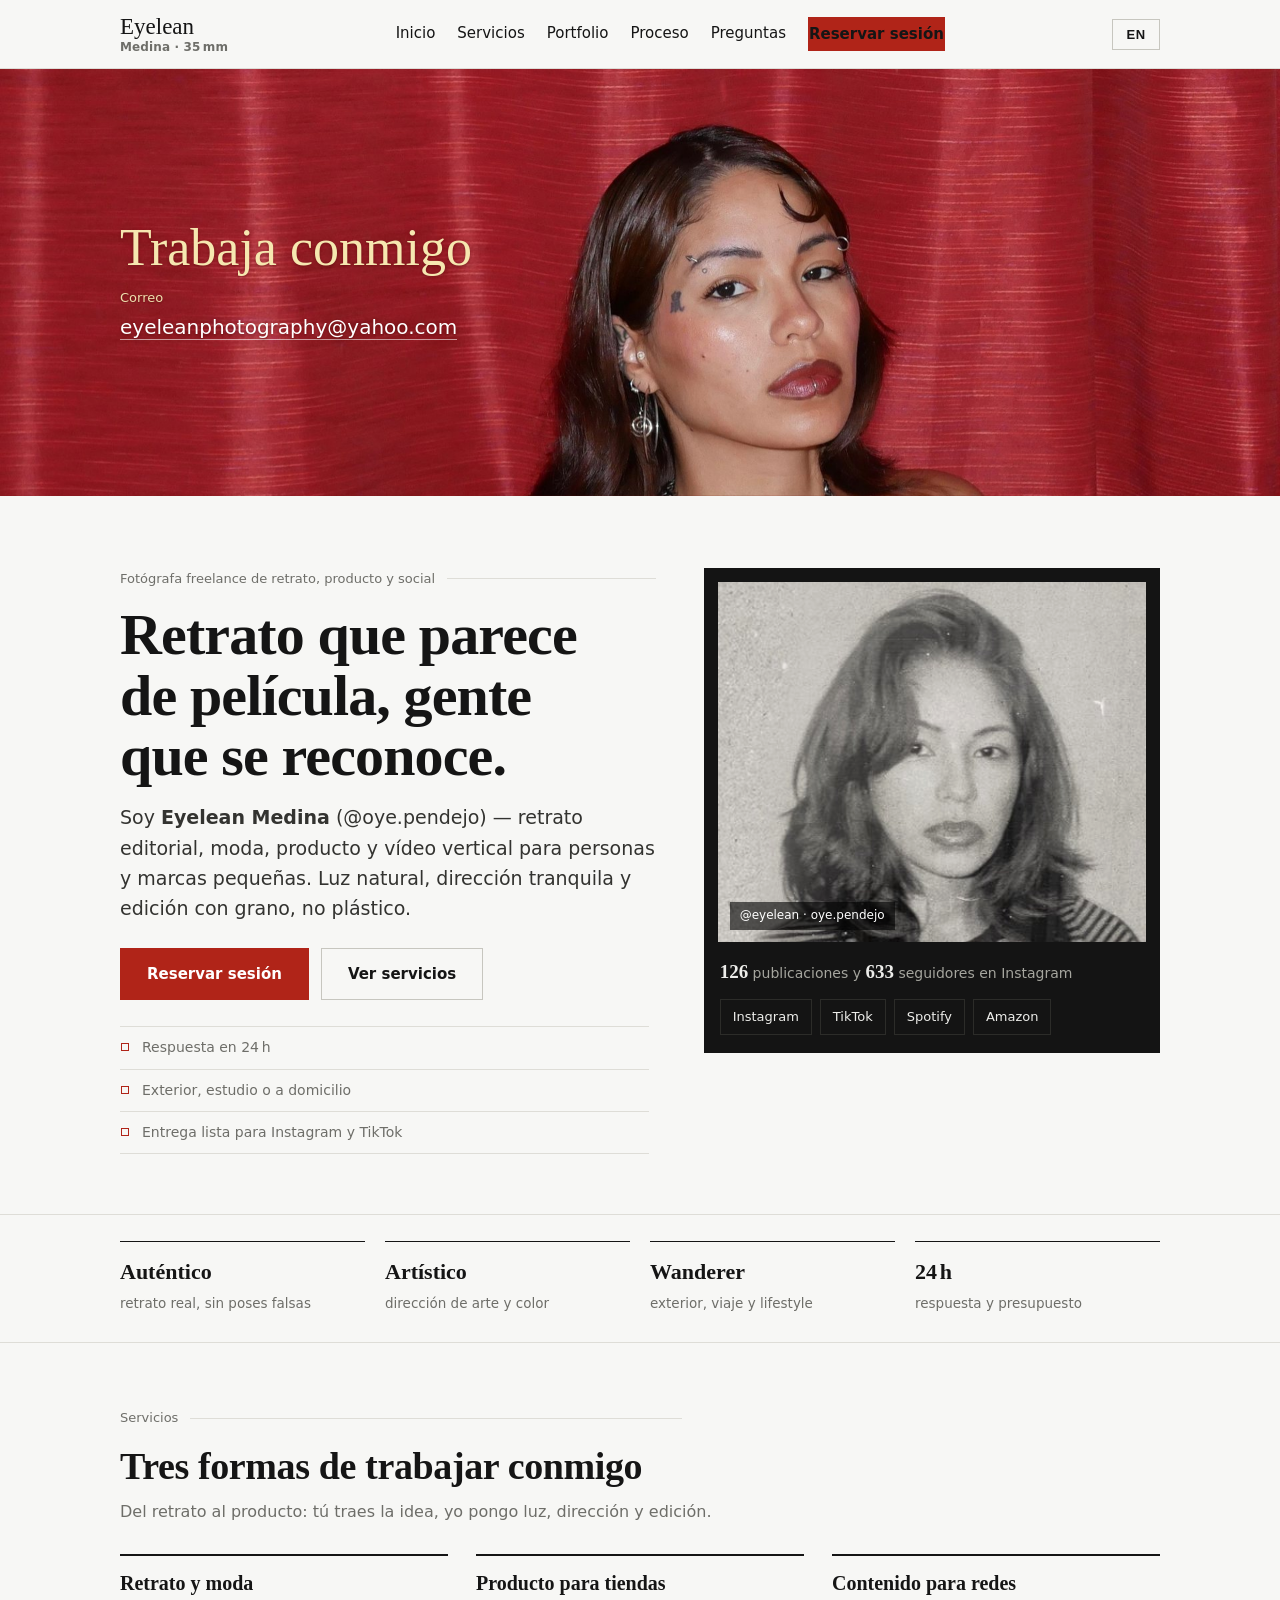
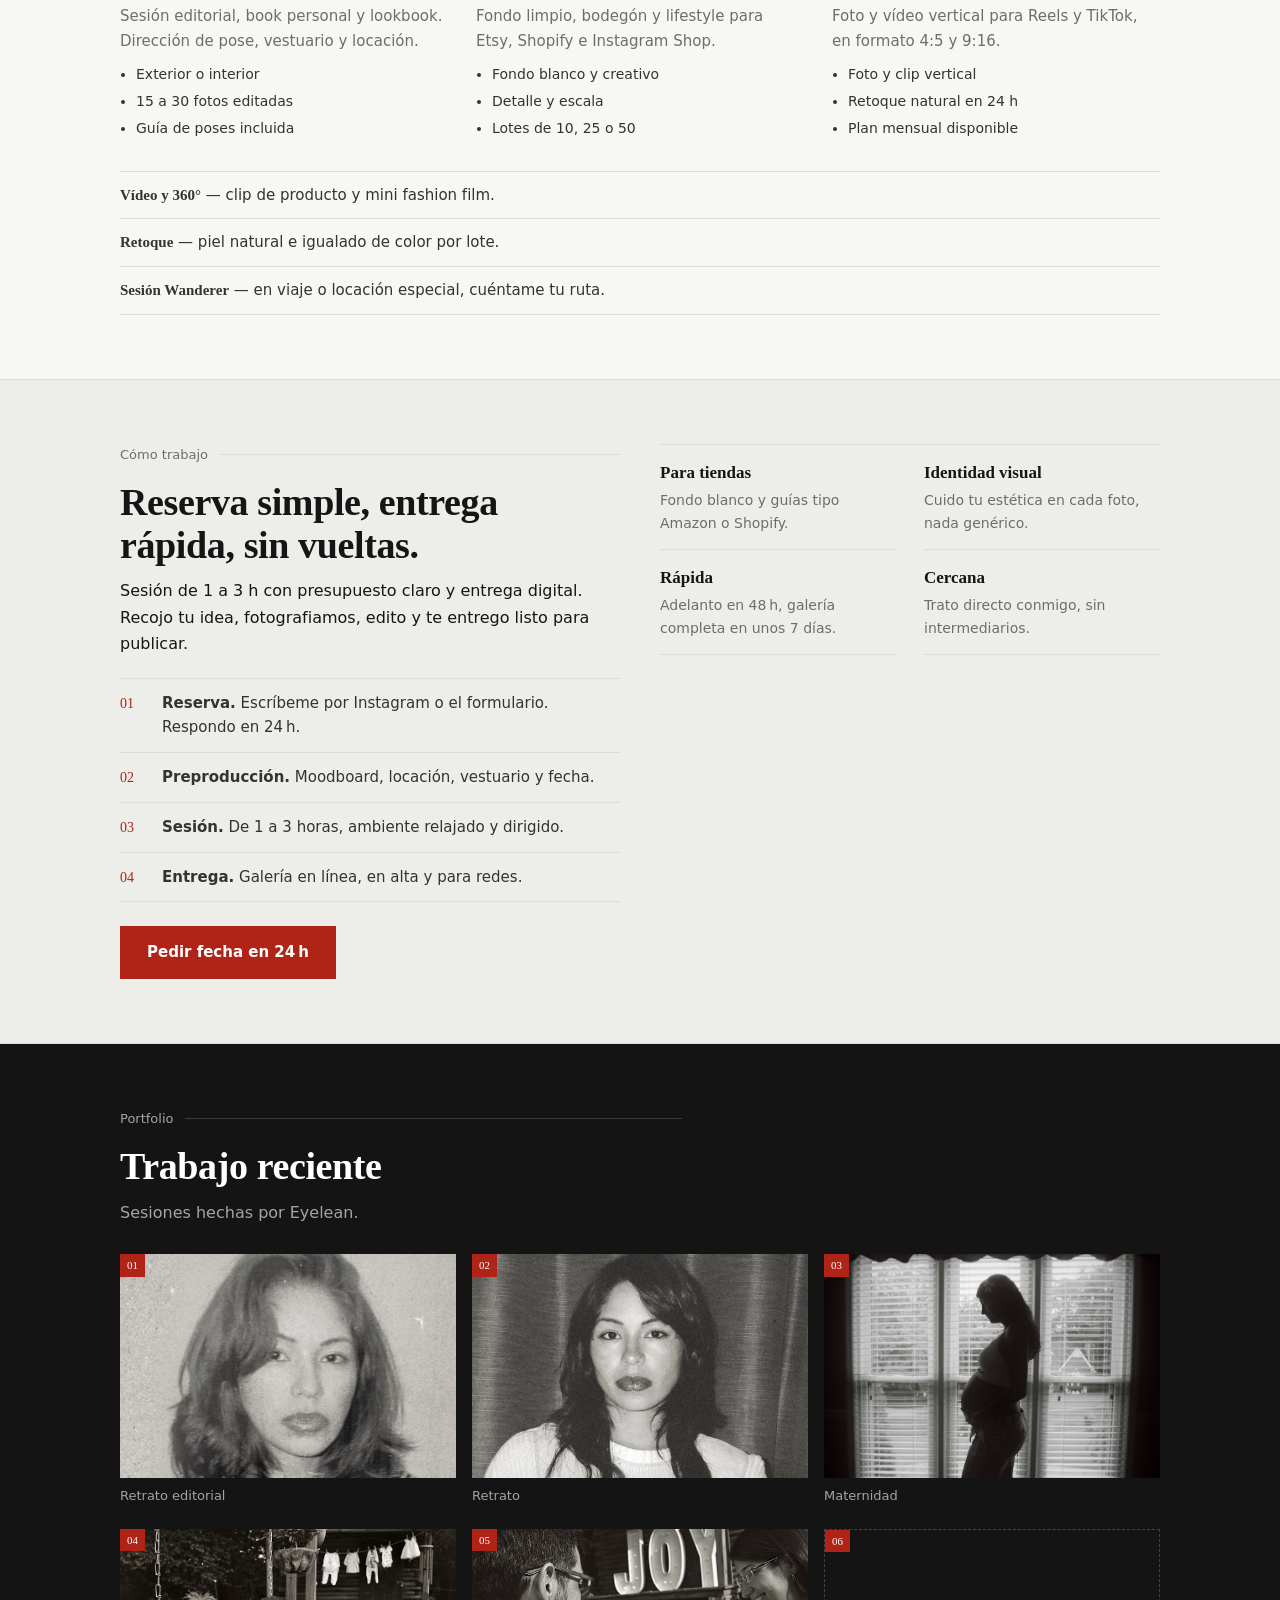
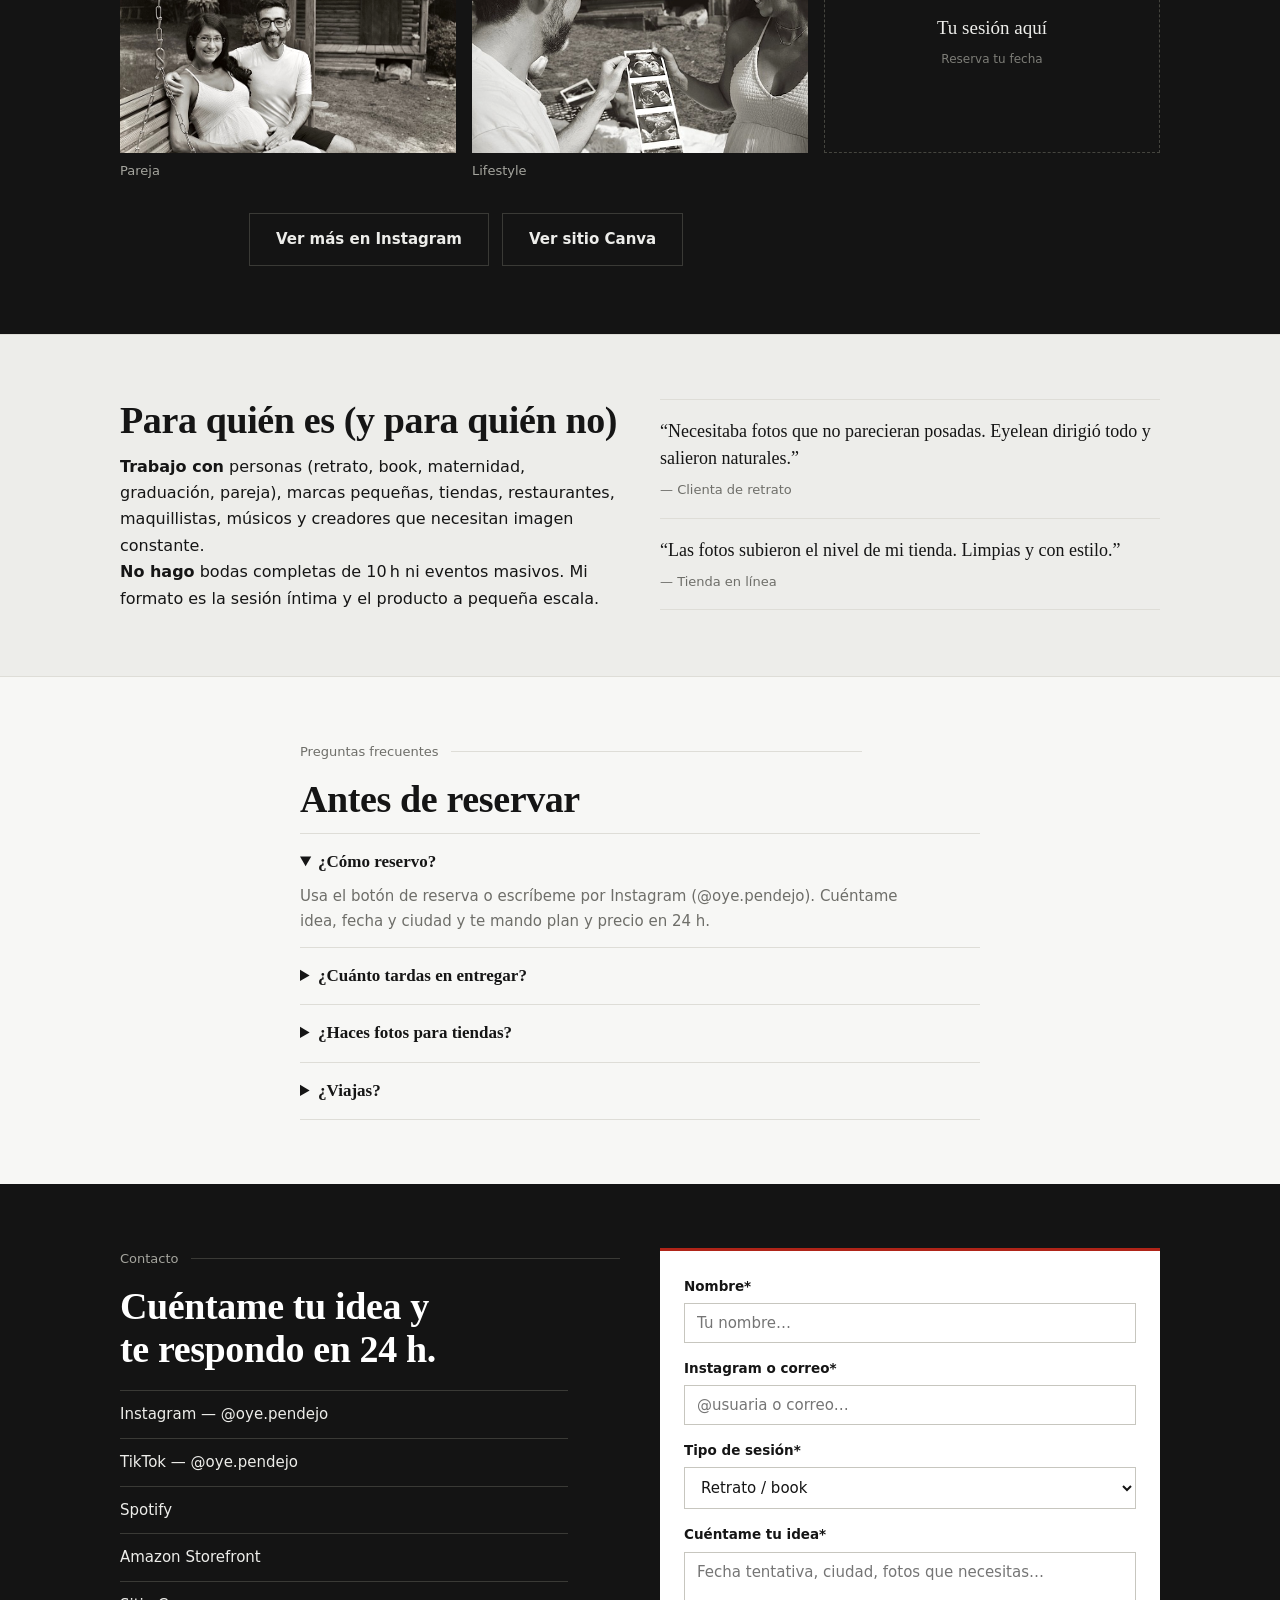
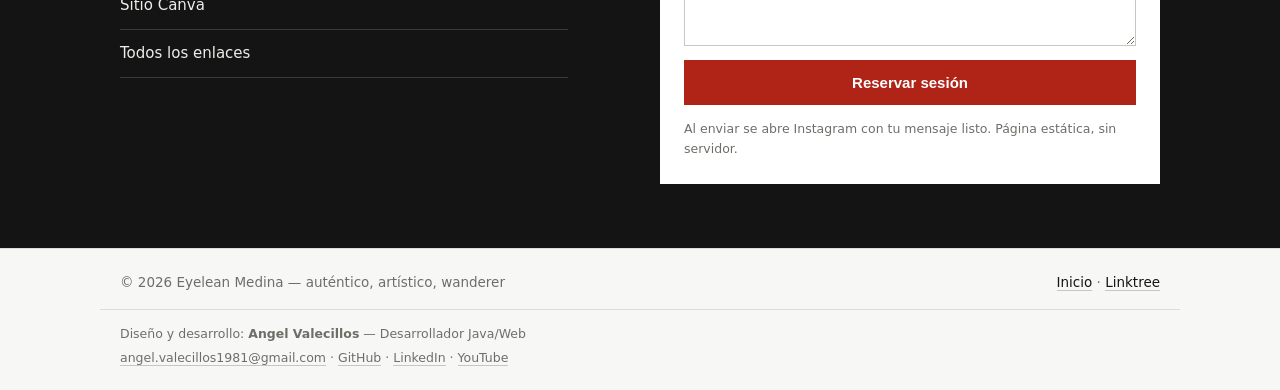
<file: index.html>
<!DOCTYPE html>
<html lang="es">
<head>
<meta charset="UTF-8">
<meta name="viewport" content="width=device-width, initial-scale=1.0">
<meta name="theme-color" content="#F7F7F5">
<title>Eyelean Medina — Retrato Auténtico en 35 mm</title>
<meta name="description" content="Eyelean Medina — retrato editorial, moda, producto y contenido para redes. Estética de película, entrega rápida y trato directo. Reserva tu sesión.">
<link rel="canonical" href="https://eyeleanphotography.com/">
<link rel="icon" href="img/favicon.svg" type="image/svg+xml">
<link rel="stylesheet" href="styles.css">
</head>
<body>
<a class="skip" href="#contenido" data-i18n="skip">Saltar al contenido</a>

<header class="topbar">
  <div class="wrap topbar-inner">
    <a class="brand" href="#inicio" translate="no">Eyelean<span>Medina · 35 mm</span></a>
    <nav class="nav" id="nav" data-i18n-aria="nav" aria-label="Navegación principal">
      <a href="#inicio" data-i18n="nav.home">Inicio</a>
      <a href="#servicios" data-i18n="nav.services">Servicios</a>
      <a href="#portfolio" data-i18n="nav.portfolio">Portfolio</a>
      <a href="#proceso" data-i18n="nav.process">Proceso</a>
      <a href="#faq" data-i18n="nav.faq">Preguntas</a>
      <a href="#contacto" class="btn btn-small" data-i18n="nav.book">Reservar sesión</a>
    </nav>
    <div class="top-actions">
      <button class="lang-btn" id="langBtn" type="button">EN</button>
      <button class="burger" id="burger" data-i18n-aria="burger" aria-label="Abrir menú" aria-expanded="false" aria-controls="nav">☰</button>
    </div>
  </div>
</header>

<main id="contenido">
<span id="inicio"></span>

  <!-- Banner superior: foto real de Eyelean (cortina roja), recortada 3:1 en img/banner.jpg -->
  <div class="banner">
    <div class="banner-media">
      <img src="img/banner.jpg" data-i18n-alt="ban.alt" alt="Eyelean Medina frente a una cortina roja, con blusa blanca de encaje" width="1920" height="640" fetchpriority="high">
    </div>
    <div class="banner-copy">
      <p class="banner-title" data-i18n="ban.title">Trabaja conmigo</p>
      <p class="banner-label" data-i18n="ban.label">Correo</p>
      <p class="banner-mail"><a href="mailto:eyeleanphotography@yahoo.com" translate="no">eyeleanphotography@yahoo.com</a></p>
    </div>
  </div>

  <section class="hero">
    <div class="wrap hero-grid">
      <div>
        <p class="kicker" data-i18n="hero.kicker">Fotógrafa freelance de retrato, producto y social</p>
        <h1 data-i18n="hero.title">Retrato que parece de película, gente que se reconoce.</h1>
        <p class="lead" data-i18n-html="hero.lead">Soy <strong>Eyelean Medina</strong> <span translate="no">(@oye.pendejo)</span> — retrato editorial, moda, producto y vídeo vertical para personas y marcas pequeñas. Luz natural, dirección tranquila y edición con grano, no plástico.</p>
        <div class="cta-row">
          <a class="btn" href="#contacto" data-i18n="hero.cta1">Reservar sesión</a>
          <a class="btn btn-ghost" href="#servicios" data-i18n="hero.cta2">Ver servicios</a>
        </div>
        <ul class="hero-meta">
          <li data-i18n="hero.m1">Respuesta en 24 h</li>
          <li data-i18n="hero.m2">Exterior, estudio o a domicilio</li>
          <li data-i18n="hero.m3">Entrega lista para Instagram y TikTok</li>
        </ul>
      </div>
      <div class="hero-card">
        <div class="hero-photo">
          <img src="img/eyelean-avatar.jpg" data-i18n-alt="hero.alt" alt="Eyelean Medina, autorretrato en blanco y negro con grano de película" width="800" height="800" fetchpriority="high">
          <span class="hero-tag" translate="no">@eyelean · oye.pendejo</span>
        </div>
        <div class="hero-card-body">
          <p class="figures" data-i18n-html="hero.figures"><strong>126</strong> publicaciones y <strong>633</strong> seguidores en Instagram</p>
          <div class="social-row">
            <a href="https://instagram.com/oye.pendejo" target="_blank" rel="noopener">Instagram</a>
            <a href="https://www.tiktok.com/@oye.pendejo" target="_blank" rel="noopener">TikTok</a>
            <a href="https://open.spotify.com/user/1243885157" target="_blank" rel="noopener">Spotify</a>
            <a href="https://www.amazon.com/shop/influencer-4cadc289" target="_blank" rel="noopener">Amazon</a>
          </div>
        </div>
      </div>
    </div>
  </section>

  <section class="stats" data-i18n-aria="stats" aria-label="Sellos de la casa">
    <div class="wrap stats-grid">
      <div><strong data-i18n="stats.1t">Auténtico</strong><span data-i18n="stats.1s">retrato real, sin poses falsas</span></div>
      <div><strong data-i18n="stats.2t">Artístico</strong><span data-i18n="stats.2s">dirección de arte y color</span></div>
      <div><strong>Wanderer</strong><span data-i18n="stats.3s">exterior, viaje y lifestyle</span></div>
      <div><strong>24 h</strong><span data-i18n="stats.4s">respuesta y presupuesto</span></div>
    </div>
  </section>

  <section id="servicios" class="section">
    <div class="wrap">
      <p class="kicker" data-i18n="svc.kicker">Servicios</p>
      <h2 data-i18n="svc.title">Tres formas de trabajar conmigo</h2>
      <p class="sub" data-i18n="svc.sub">Del retrato al producto: tú traes la idea, yo pongo luz, dirección y edición.</p>
      <!-- Los servicios los pinta contenido.js (editables desde /panel) -->
      <div class="cards3" id="listaServicios"></div>
      <ul class="extras" id="listaExtras"></ul>
    </div>
  </section>

  <section id="proceso" class="section grain">
    <div class="wrap grid2">
      <div>
        <p class="kicker" data-i18n="proc.kicker">Cómo trabajo</p>
        <h2 data-i18n="proc.title">Reserva simple, entrega rápida, sin vueltas.</h2>
        <p data-i18n="proc.sub">Sesión de 1 a 3 h con presupuesto claro y entrega digital. Recojo tu idea, fotografiamos, edito y te entrego listo para publicar.</p>
        <ol class="steps">
          <li data-i18n-html="proc.s1"><strong>Reserva.</strong> Escríbeme por Instagram o el formulario. Respondo en 24 h.</li>
          <li data-i18n-html="proc.s2"><strong>Preproducción.</strong> Moodboard, locación, vestuario y fecha.</li>
          <li data-i18n-html="proc.s3"><strong>Sesión.</strong> De 1 a 3 horas, ambiente relajado y dirigido.</li>
          <li data-i18n-html="proc.s4"><strong>Entrega.</strong> Galería en línea, en alta y para redes.</li>
        </ol>
        <a class="btn" href="#contacto" data-i18n="proc.btn">Pedir fecha en 24 h</a>
      </div>
      <div class="feat-grid">
        <div><strong data-i18n="proc.f1t">Para tiendas</strong><p data-i18n="proc.f1p">Fondo blanco y guías tipo Amazon o Shopify.</p></div>
        <div><strong data-i18n="proc.f2t">Identidad visual</strong><p data-i18n="proc.f2p">Cuido tu estética en cada foto, nada genérico.</p></div>
        <div><strong data-i18n="proc.f3t">Rápida</strong><p data-i18n="proc.f3p">Adelanto en 48 h, galería completa en unos 7 días.</p></div>
        <div><strong data-i18n="proc.f4t">Cercana</strong><p data-i18n="proc.f4p">Trato directo conmigo, sin intermediarios.</p></div>
      </div>
    </div>
  </section>

  <section id="portfolio" class="section dark">
    <div class="wrap">
      <p class="kicker">Portfolio</p>
      <h2 data-i18n="port.title">Trabajo reciente</h2>
      <p class="sub" data-i18n-html="port.sub">Sesiones de Eyelean tomadas de su sitio Canva y Linktree.</p>
      <!-- La hoja de contactos la pinta contenido.js (editables desde /panel) -->
      <div class="sheet" id="hojaContactos"></div>
      <p class="center"><a class="btn btn-ghost" href="https://instagram.com/oye.pendejo" target="_blank" rel="noopener" data-i18n="port.b1">Ver más en Instagram</a>
      <a class="btn btn-ghost" href="https://eyelean.my.canva.site" target="_blank" rel="noopener" data-i18n="port.b2">Ver sitio Canva</a></p>
    </div>
  </section>

  <section class="section grain">
    <div class="wrap grid2">
      <div>
        <h2 data-i18n="who.title">Para quién es (y para quién no)</h2>
        <p data-i18n-html="who.p1"><strong>Trabajo con</strong> personas (retrato, book, graduación, pareja), marcas pequeñas, tiendas, restaurantes, maquillistas, músicos y creadores que necesitan imagen constante.</p>
        <p data-i18n-html="who.p2"><strong>No hago</strong> bodas completas de 10 h ni eventos masivos. Mi formato es la sesión íntima y el producto a pequeña escala.</p>
      </div>
      <div class="quotes">
        <blockquote data-i18n-html="who.q1">“Necesitaba fotos que no parecieran posadas. Eyelean dirigió todo y salieron naturales.”<cite> — Clienta de retrato</cite></blockquote>
        <blockquote data-i18n-html="who.q2">“Las fotos subieron el nivel de mi tienda. Limpias y con estilo.”<cite> — Tienda en línea</cite></blockquote>
      </div>
    </div>
  </section>

  <section id="faq" class="section">
    <div class="wrap narrow">
      <p class="kicker" data-i18n="faq.kicker">Preguntas frecuentes</p>
      <h2 data-i18n="faq.title">Antes de reservar</h2>
      <!-- Las preguntas las pinta contenido.js (editables desde /panel) -->
      <div id="listaFaq"></div>
    </div>
  </section>

  <section id="contacto" class="section dark">
    <div class="wrap grid2">
      <div>
        <p class="kicker light" data-i18n="ct.kicker">Contacto</p>
        <h2 data-i18n="ct.title">Cuéntame tu idea y te respondo en 24 h.</h2>
        <ul class="links">
          <li><a href="https://instagram.com/oye.pendejo" target="_blank" rel="noopener">Instagram — <span translate="no">@oye.pendejo</span></a></li>
          <li><a href="https://www.tiktok.com/@oye.pendejo" target="_blank" rel="noopener">TikTok — <span translate="no">@oye.pendejo</span></a></li>
          <li><a href="https://open.spotify.com/user/1243885157" target="_blank" rel="noopener">Spotify</a></li>
          <li><a href="https://www.amazon.com/shop/influencer-4cadc289" target="_blank" rel="noopener">Amazon Storefront</a></li>
          <li><a href="https://eyelean.my.canva.site" target="_blank" rel="noopener" data-i18n="ct.canva">Sitio Canva</a></li>
          <li><a href="https://linktr.ee/eyeleanmedina" target="_blank" rel="noopener" data-i18n="ct.all">Todos los enlaces</a></li>
        </ul>
      </div>
      <form class="form" id="bookForm">
        <label><span data-i18n="ct.name">Nombre*</span><input name="nombre" required autocomplete="name" data-i18n-ph="ct.namePh" placeholder="Tu nombre…"></label>
        <label><span data-i18n="ct.contact">Instagram o correo*</span><input name="contacto" required autocomplete="off" spellcheck="false" data-i18n-ph="ct.contactPh" placeholder="@usuaria o correo…"></label>
        <label><span data-i18n="ct.type">Tipo de sesión*</span>
          <select name="tipo">
            <option data-i18n="ct.o1">Retrato / book</option>
            <option data-i18n="ct.o2">Moda / editorial</option>
            <option data-i18n="ct.o3">Producto para tienda</option>
            <option data-i18n="ct.o4">Contenido para redes (mensual)</option>
            <option data-i18n="ct.o5">Wanderer / exterior</option>
          </select>
        </label>
        <label><span data-i18n="ct.idea">Cuéntame tu idea*</span><textarea name="mensaje" required rows="4" autocomplete="off" data-i18n-ph="ct.ideaPh" placeholder="Fecha tentativa, ciudad, fotos que necesitas…"></textarea></label>
        <button class="btn" type="submit" data-i18n="ct.submit">Reservar sesión</button>
        <p class="hint" id="formMsg" aria-live="polite" data-i18n="ct.hint">Al enviar se abre Instagram con tu mensaje listo. Página estática, sin servidor.</p>
      </form>
    </div>
  </section>

</main>

<footer>
  <div class="wrap foot">
    <span data-i18n="foot.line">© 2026 Eyelean Medina — auténtico, artístico, wanderer</span>
    <span><a href="#inicio" data-i18n="foot.home">Inicio</a> · <a href="https://linktr.ee/eyeleanmedina" target="_blank" rel="noopener">Linktree</a></span>
  </div>
  <!-- Crédito y contacto del autor (skill about-contacto). Los datos no se traducen. -->
  <div class="wrap pie-contacto">
    <p>Diseño y desarrollo: <strong>Angel Valecillos</strong> — Desarrollador Java/Web</p>
    <p>
      <a href="mailto:angel.valecillos1981@gmail.com">angel.valecillos1981@gmail.com</a> ·
      <a href="https://github.com/angelvalecillos" target="_blank" rel="noopener">GitHub</a> ·
      <a href="https://www.linkedin.com/in/angel-eduardo-valecillos-ab4b5b57" target="_blank" rel="noopener">LinkedIn</a> ·
      <a href="https://www.youtube.com/@iCantStayStill" target="_blank" rel="noopener">YouTube</a>
    </p>
  </div>
</footer>

<script src="contenido.js"></script>
<script src="script.js"></script>
</body>
</html>
</file>
<file: styles.css>
/* Eyelean Medina — 2ª pasada (skill frontend-design).
   Dirección: copia de autor en blanco y negro. Papel neutro (no crema cálida),
   reglas de pelo, tipografía de libro, un solo rojo de cuarto oscuro para
   interactivo. Elemento memorable: la hoja de contactos del portfolio.
   Sin dependencias; funciona con file:// */
*{box-sizing:border-box;margin:0;padding:0}
:root{
  --paper:#F7F7F5;--paper-2:#EDEDEA;
  --ink:#151515;--ink-2:#333330;--mut:#6E6E69;
  --line:#DEDDD7;--line-strong:#C7C6BF;
  --acc:#B02418;--acc-ink:#8A1B12;--acc-dark:#E08C81;
  --dark:#141414;--dark-2:#2C2C29;
  --on-dark:#EDEDEA;--on-dark-mut:#A5A59E;
  color-scheme:light;
}
html{scroll-behavior:smooth;-webkit-tap-highlight-color:rgba(176,36,24,.2)}
body{font-family:"Segoe UI",system-ui,-apple-system,Arial,Helvetica,sans-serif;font-size:16px;line-height:1.65;color:var(--ink);background:var(--paper);overflow-x:hidden}
h1,h2,h3,.brand,.quotetext,.stats-grid strong,.feat-grid strong,.extras strong,.fn{font-family:Constantia,"Palatino Linotype","Book Antiqua",Georgia,serif}
h1{font-size:clamp(36px,5.4vw,58px);line-height:1.04;letter-spacing:-.015em;margin-bottom:16px;text-wrap:balance}
h2{font-size:clamp(26px,3.3vw,38px);line-height:1.12;letter-spacing:-.01em;margin-bottom:12px;text-wrap:balance}
h3{font-size:20px;line-height:1.3}
p{max-width:68ch}
section{scroll-margin-top:80px}
.wrap{max-width:1080px;margin:0 auto;padding:0 20px}
.skip{position:absolute;left:-999px;top:0;background:var(--ink);color:#fff;padding:10px 18px;z-index:50}
.skip:focus{left:8px;top:8px}

/* Header */
.topbar{position:sticky;top:0;background:rgba(247,247,245,.95);border-bottom:1px solid var(--line);z-index:10}
.topbar-inner{display:flex;align-items:center;justify-content:space-between;min-height:68px;gap:16px}
.brand{font-size:23px;text-decoration:none;color:var(--ink);line-height:1}
.brand span{display:block;font-family:"Segoe UI",system-ui,sans-serif;font-size:12px;font-weight:600;letter-spacing:.01em;color:var(--mut);margin-top:3px}
.nav{display:flex;gap:22px;align-items:center}
.nav a{text-decoration:none;color:var(--ink);font-size:15px;padding:4px 0;border-bottom:1px solid transparent}
.nav a:hover{border-bottom-color:var(--ink)}
.nav a.btn,.nav a.btn:hover{border-bottom:0}
.top-actions{display:flex;align-items:center;gap:8px}
.lang-btn{border:1px solid var(--line-strong);background:transparent;color:var(--ink);padding:7px 13px;font-size:13px;font-weight:700;letter-spacing:.06em;cursor:pointer;touch-action:manipulation}
.lang-btn:hover{border-color:var(--ink);background:var(--ink);color:var(--paper)}
.burger{display:none;border:1px solid var(--line-strong);background:transparent;color:var(--ink);padding:6px 12px;font-size:18px;line-height:1;cursor:pointer;touch-action:manipulation}

/* Botones: geometría impresa, sin píldoras */
.btn{display:inline-block;background:var(--acc);color:#fff;padding:13px 26px;font-weight:600;font-size:15px;text-decoration:none;border:1px solid var(--acc);touch-action:manipulation}
.btn:hover{background:var(--acc-ink);border-color:var(--acc-ink)}
.btn-ghost{background:transparent;color:var(--ink);border-color:var(--line-strong)}
.btn-ghost:hover{background:var(--ink);border-color:var(--ink);color:var(--paper)}
.btn-small{padding:8px 16px;font-size:14px}
a:focus-visible,button:focus-visible,input:focus-visible,select:focus-visible,textarea:focus-visible,summary:focus-visible{outline:2px solid var(--acc);outline-offset:2px}

/* Banner superior: "Trabaja conmigo" — foto real sobre cortina roja.
   Zoom lento de asentamiento al entrar (se desactiva con reduced-motion). */
.banner{position:relative;background:#7C1A13;color:#F6E7B0;overflow:hidden}
.banner-media{overflow:hidden}
.banner-media img{display:block;width:100%;height:clamp(300px,33.34vw,760px);object-fit:cover;object-position:55% 40%;
  animation:banner-zoom 14s cubic-bezier(.16,.84,.3,1) forwards}
@keyframes banner-zoom{from{transform:scale(1.09)}to{transform:scale(1)}}
.banner-copy{position:absolute;top:0;bottom:0;left:50%;transform:translateX(-50%);width:100%;max-width:1080px;padding:0 20px;
  display:flex;flex-direction:column;justify-content:center}
.banner-title{max-width:none;margin:0;font-family:Constantia,"Palatino Linotype","Book Antiqua",Georgia,serif;
  font-size:clamp(30px,4.2vw,52px);line-height:1.05;text-shadow:0 1px 3px rgba(70,8,4,.45)}
.banner-label{max-width:none;margin:12px 0 2px;font-size:13px;color:#EFDFAE;text-shadow:0 1px 2px rgba(70,8,4,.5)}
.banner-mail{max-width:none;margin:0;font-size:clamp(16px,1.6vw,20px)}
.banner-mail a{color:#fff;text-decoration:none;border-bottom:1px solid rgba(255,255,255,.55);text-shadow:0 1px 3px rgba(70,8,4,.5)}
.banner-mail a:hover{border-bottom-color:#fff}

/* Hero */
.hero{padding:72px 0 60px;border-bottom:1px solid var(--line)}
.hero-grid{display:grid;grid-template-columns:1.08fr .92fr;gap:48px;align-items:start}
/* Rótulo de sección como regla impresa, no barra de color */
.kicker{display:flex;align-items:center;gap:12px;font-size:13px;color:var(--mut);margin-bottom:16px}
.kicker::after{content:"";flex:1;height:1px;background:var(--line)}
.lead{font-size:19px;line-height:1.6;color:var(--ink-2);margin-bottom:24px;max-width:54ch}
.cta-row{display:flex;gap:12px;flex-wrap:wrap;margin-bottom:26px}
/* Ficha técnica: filas con reglas y marcas de registro */
.hero-meta{list-style:none;border-top:1px solid var(--line);max-width:52ch}
.hero-meta li{position:relative;padding:9px 0 9px 22px;border-bottom:1px solid var(--line);font-size:14px;color:var(--mut)}
.hero-meta li::before{content:"";position:absolute;left:1px;top:16px;width:6px;height:6px;border:1px solid var(--acc)}
/* Foto en marco de copia: negro de galería */
.hero-card{background:var(--dark);padding:14px}
.hero-photo{position:relative;background:#000}
.hero-photo img{width:100%;height:360px;object-fit:cover;display:block;filter:contrast(1.06)}
.hero-tag{position:absolute;bottom:12px;left:12px;background:rgba(0,0,0,.6);color:#fff;font-size:12px;padding:4px 10px}
.hero-card-body{color:var(--on-dark);padding:14px 2px 4px}
.figures{font-variant-numeric:tabular-nums;font-size:14px;color:var(--on-dark-mut);max-width:none}
.figures strong{font-family:Constantia,Georgia,serif;font-size:19px;color:var(--on-dark)}
.social-row{display:flex;gap:8px;flex-wrap:wrap;margin-top:12px}
.social-row a{font-size:13px;color:var(--on-dark);border:1px solid var(--dark-2);padding:6px 12px;text-decoration:none}
.social-row a:hover{border-color:var(--on-dark)}

/* Sellos con reglas, sin cajas */
.stats{border-bottom:1px solid var(--line)}
.stats-grid{display:grid;grid-template-columns:repeat(4,1fr);gap:20px;padding:26px 20px}
.stats-grid>div{border-top:1px solid var(--ink);padding-top:12px}
.stats-grid strong{display:block;font-size:22px}
.stats-grid span{color:var(--mut);font-size:13.5px}

/* Secciones */
.section{padding:64px 0}
.grain{background:var(--paper-2);border-top:1px solid var(--line);border-bottom:1px solid var(--line)}
.sub{color:var(--mut);margin-bottom:28px;max-width:60ch}
.grid2{display:grid;grid-template-columns:1fr 1fr;gap:40px}

/* Servicios: columnas editoriales, sin tarjetas ni bloques decorativos */
.cards3{display:grid;grid-template-columns:repeat(3,1fr);gap:28px;margin-bottom:26px}
.card{border-top:2px solid var(--ink);padding-top:14px}
.card h3{margin:0 0 8px}
/* Precio (editable desde el panel): si está vacío, no ocupa ni deja hueco */
.card .precio{margin:0 0 8px;font-size:14px;font-weight:600;color:var(--acc)}
.card .precio:empty{display:none}

/* Una foto sin título aún (recién subida) no deja hueco en blanco */
.frame figcaption:empty{display:none}
.card p{color:var(--mut);font-size:15px;margin-bottom:10px;overflow-wrap:break-word}
.card ul{margin-left:16px;color:var(--ink-2);font-size:14px}
.card ul li{margin-bottom:4px}
.extras{list-style:none;border-top:1px solid var(--line)}
.extras li{border-bottom:1px solid var(--line);padding:11px 0;color:var(--ink-2);font-size:15px}
.extras strong{font-weight:700}

/* Proceso: la secuencia sí justifica numerar */
.steps{list-style:none;counter-reset:s;margin:20px 0 24px;border-top:1px solid var(--line)}
.steps li{counter-increment:s;position:relative;padding:12px 0 12px 42px;border-bottom:1px solid var(--line);font-size:15px;color:var(--ink-2)}
.steps li::before{content:counter(s,decimal-leading-zero);position:absolute;left:0;top:13px;font-family:Constantia,Georgia,serif;font-size:14px;color:var(--acc)}
.feat-grid{display:grid;grid-template-columns:1fr 1fr;gap:0 28px;border-top:1px solid var(--line);align-content:start}
.feat-grid div{border-bottom:1px solid var(--line);padding:14px 0}
.feat-grid strong{display:block;font-size:17px;margin-bottom:2px}
.feat-grid p{color:var(--mut);font-size:14px;overflow-wrap:break-word}

/* Portfolio = hoja de contactos (elemento memorable) */
.sheet{display:grid;grid-template-columns:repeat(3,1fr);gap:22px 16px;margin-bottom:28px;align-items:start}
.frame{position:relative;display:block;text-decoration:none;color:inherit}
.frame img{width:100%;height:auto;aspect-ratio:3/2;object-fit:cover;display:block;background:#000;filter:contrast(1.06)}
.frame .fn{position:absolute;top:0;left:0;z-index:2;background:var(--acc);color:#fff;font-size:11px;padding:2px 7px}
.frame figcaption{font-size:13px;color:var(--on-dark-mut);padding:7px 0 0}
.frame-empty{aspect-ratio:3/2;display:flex;flex-direction:column;align-items:center;justify-content:center;gap:6px;border:1px dashed #45453F;text-align:center;background:transparent}
.frame-empty .empty-txt{font-family:Constantia,Georgia,serif;font-size:19px;color:var(--on-dark);padding:0 12px}
.frame-empty .empty-sub{font-size:12px;color:#7D7D77}
.frame-empty:hover{border-color:var(--acc)}
.frame-empty:hover .empty-txt{color:var(--acc-dark)}
.frame-empty:hover .empty-sub{color:var(--on-dark-mut)}

.center{text-align:center}
.center .btn{margin:4px}
.narrow{max-width:720px}

/* Preguntas: acordeón de reglas de pelo, sin cajas */
details{border-bottom:1px solid var(--line);padding:14px 0}
details:first-of-type{border-top:1px solid var(--line)}
summary{font-family:Constantia,Georgia,serif;font-size:17px;font-weight:700;cursor:pointer}
details p{color:var(--mut);font-size:15px;margin-top:8px;max-width:66ch}

/* Contacto */
.dark{background:var(--dark);color:var(--on-dark)}
.dark h2{color:#fff}
.dark .kicker{color:var(--on-dark-mut)}
.dark .kicker::after{background:#3A3A36}
.dark .sub{color:var(--on-dark-mut)}
.dark .btn-ghost{color:var(--on-dark);border-color:#3A3A36}
.dark .btn-ghost:hover{background:var(--on-dark);border-color:var(--on-dark);color:var(--dark)}
.links{list-style:none;margin-top:20px;border-top:1px solid #3A3A36;max-width:44ch}
.links li{border-bottom:1px solid #3A3A36}
.links a{display:block;padding:11px 0;color:var(--on-dark);font-size:15px;text-decoration:none}
.links a:hover{color:var(--acc-dark)}
.form{background:#fff;color:var(--ink);padding:24px;display:flex;flex-direction:column;gap:14px;border-top:3px solid var(--acc)}
.form label{display:flex;flex-direction:column;gap:6px;font-size:13.5px;font-weight:600}
.form input,.form select,.form textarea{padding:10px 12px;border:1px solid var(--line-strong);border-radius:0;font-size:15px;font-family:inherit;background-color:#fff;color:var(--ink);min-width:0}
.hint{font-size:12.5px;color:var(--mut);max-width:none}

/* Citas: tipografía de libro sobre reglas */
.quotes{border-top:1px solid var(--line)}
.quotes blockquote{border-bottom:1px solid var(--line);padding:18px 0;font-family:Constantia,Georgia,serif;font-size:18px;line-height:1.5;overflow-wrap:break-word;max-width:none}
.quotes cite{display:block;font-family:"Segoe UI",system-ui,sans-serif;font-style:normal;font-size:13px;color:var(--mut);margin-top:8px}

footer{border-top:1px solid var(--line);padding:22px 0;color:var(--mut);font-size:13.5px}
.foot{display:flex;justify-content:space-between;gap:12px;flex-wrap:wrap}
.foot a{color:var(--ink);text-decoration:none;border-bottom:1px solid var(--line-strong)}
.foot a:hover{border-bottom-color:var(--ink)}
/* Crédito y contacto del autor (skill about-contacto) */
.pie-contacto{margin-top:16px;padding-top:14px;border-top:1px solid var(--line);font-size:12.5px;line-height:1.6;color:var(--mut)}
.pie-contacto p{margin:0 0 4px;max-width:none}
.pie-contacto p:last-child{margin-bottom:0}
.pie-contacto a{color:var(--mut);text-decoration:none;border-bottom:1px solid var(--line-strong)}
.pie-contacto a:hover{color:var(--ink);border-bottom-color:var(--ink)}

::selection{background:var(--acc);color:#fff}

@media(max-width:700px){
  /* En móvil el banner se apila: foto arriba, texto sobre el rojo macizo */
  .banner{display:flex;flex-direction:column}
  .banner-media img{height:auto;aspect-ratio:1/1;object-position:62% 24%}
  .banner-copy{position:static;transform:none;width:auto;max-width:none;padding:20px 20px 24px}
  .banner-label{margin-top:6px}
}
@media(max-width:900px){
  .hero{padding:52px 0 44px}
  .hero-grid,.grid2{grid-template-columns:1fr;gap:32px}
  .cards3{grid-template-columns:1fr;gap:0}
  .card{border-top:1px solid var(--line);padding:16px 0}
  .card:first-child{border-top:2px solid var(--ink)}
  .stats-grid{grid-template-columns:1fr 1fr}
  .sheet{grid-template-columns:1fr 1fr}
  .nav{display:none;position:absolute;top:68px;left:0;right:0;background:var(--paper);flex-direction:column;align-items:flex-start;gap:0;padding:0 20px;border-bottom:1px solid var(--line)}
  .nav.open{display:flex}
  .nav a{width:100%;padding:14px 0;border-bottom:1px solid var(--line)}
  .nav a.btn{margin:14px 0;border-bottom:1px solid var(--acc);text-align:center}
  .burger{display:block}
}
@media(max-width:560px){
  .sheet{grid-template-columns:1fr}
  .stats-grid{grid-template-columns:1fr}
  .feat-grid{grid-template-columns:1fr;gap:0}
  .hero-photo img{height:300px}
  .extras{font-size:15px}
}
@media(prefers-reduced-motion:reduce){
  html{scroll-behavior:auto}
  *{transition:none;animation:none}
}
</file>
